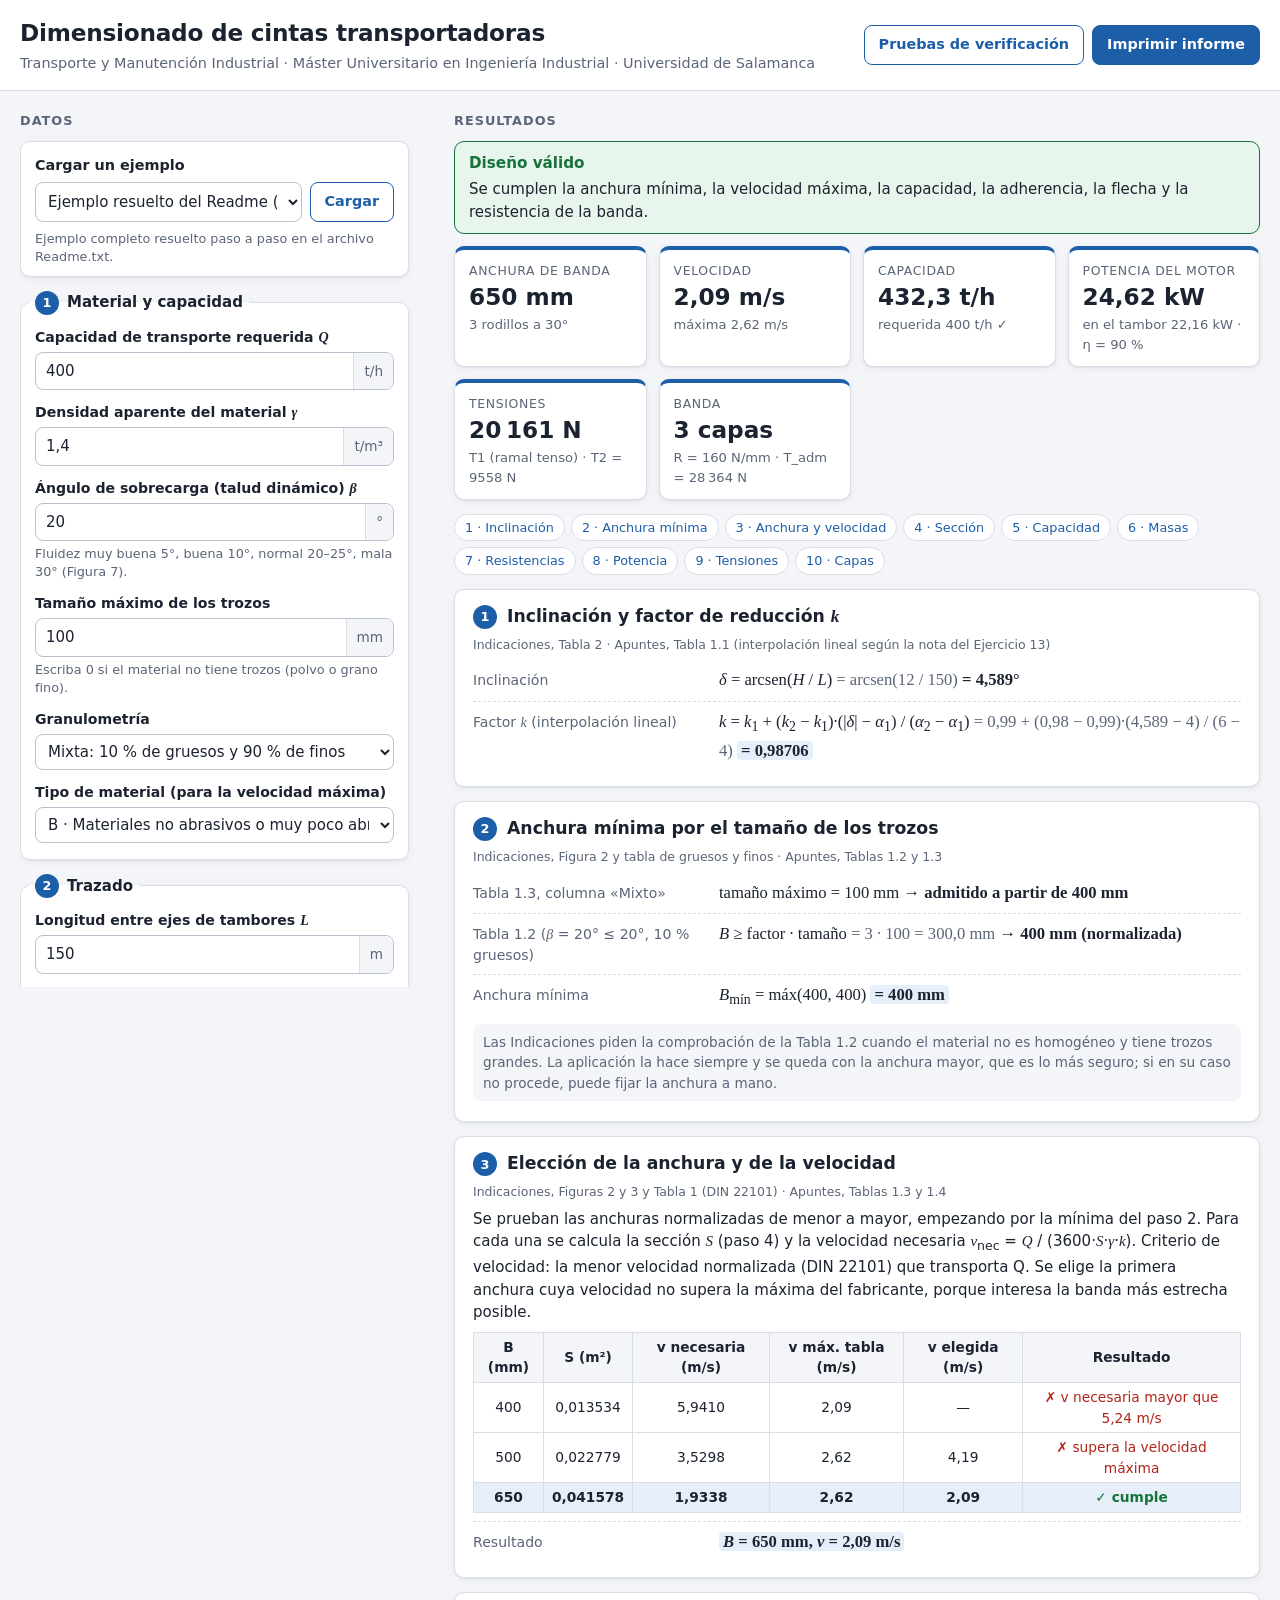
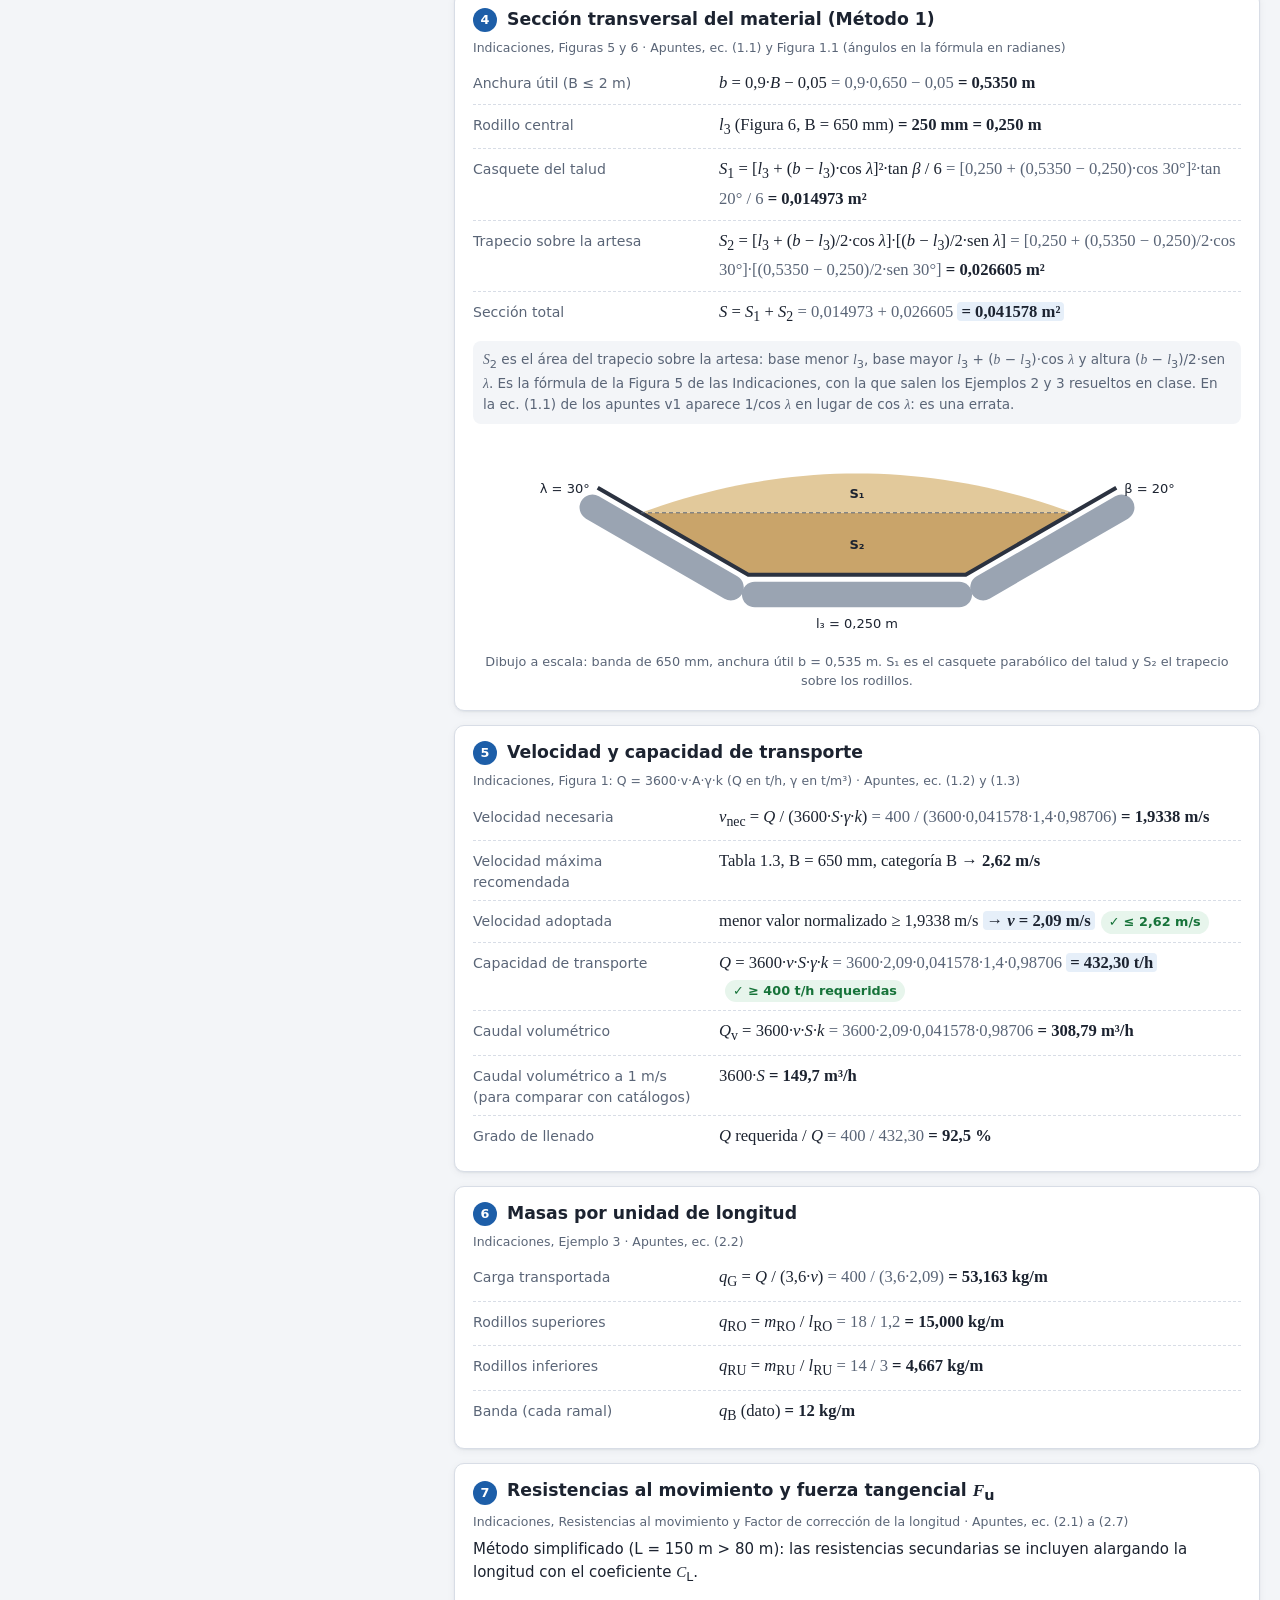
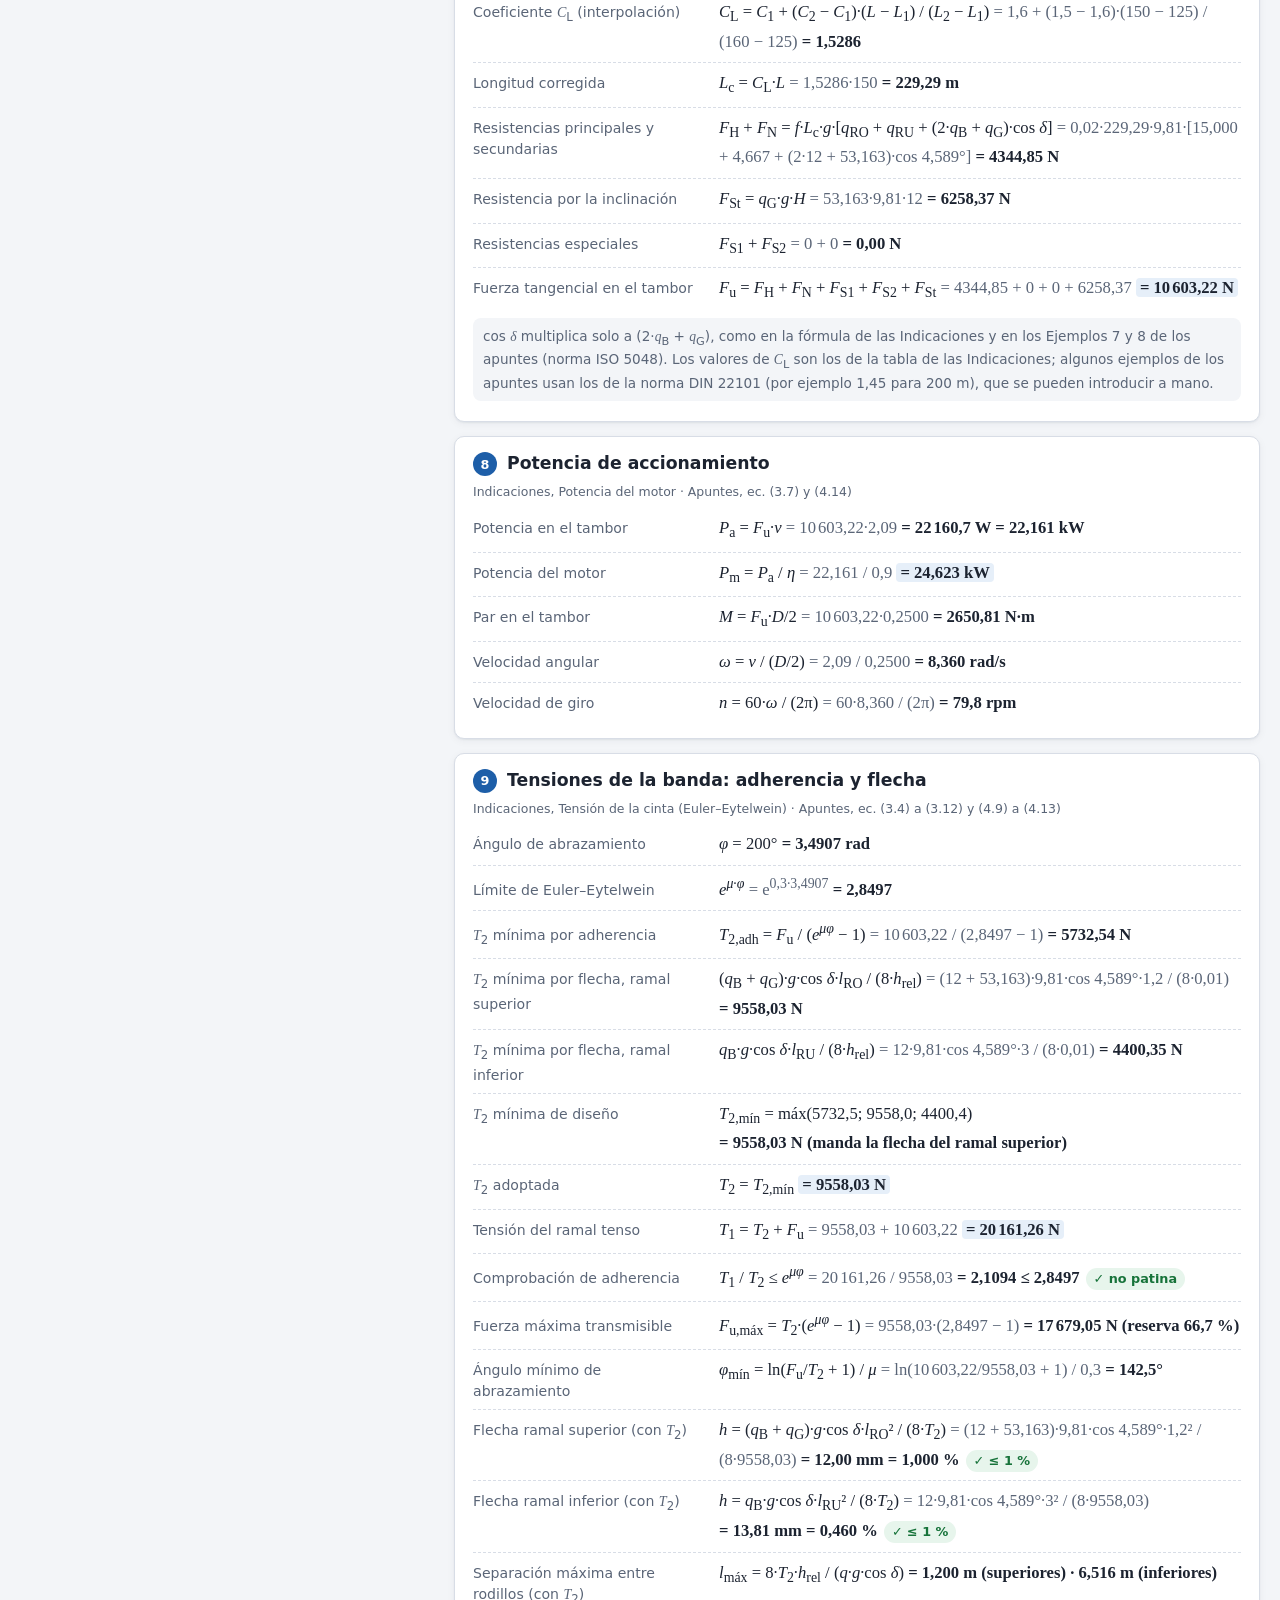
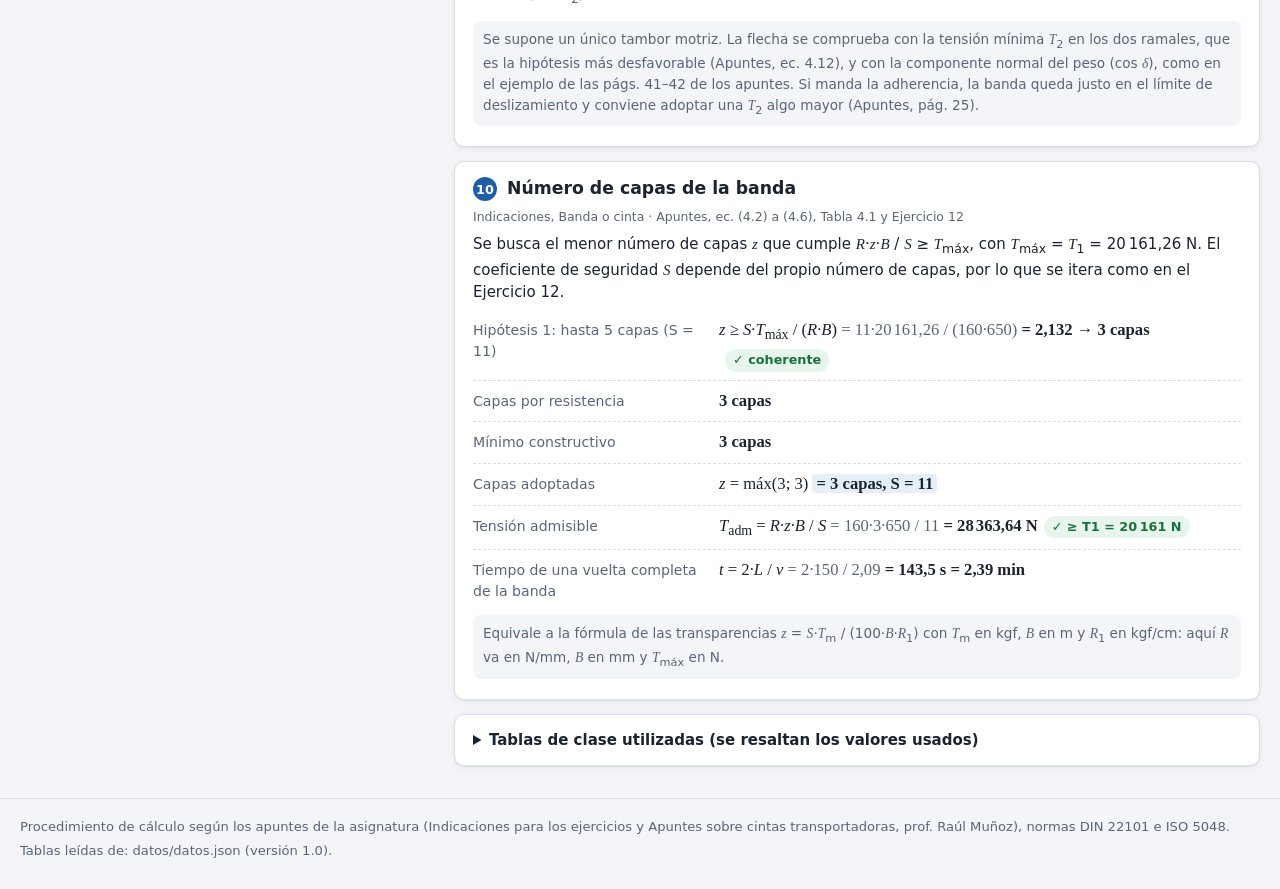
<file: index.html>
<!DOCTYPE html>
<html lang="es">
<head>
  <meta charset="utf-8">
  <meta name="viewport" content="width=device-width, initial-scale=1">
  <title>Dimensionado de cintas transportadoras</title>
  <meta name="description" content="Aplicación web para dimensionar una cinta transportadora: anchura, velocidad, capacidad, potencia, tensiones y número de capas de la banda.">
  <link rel="stylesheet" href="css/estilos.css">
</head>
<body>
  <header class="cabecera">
    <div class="contenedor cabecera-interior">
      <div>
        <h1>Dimensionado de cintas transportadoras</h1>
        <p class="subtitulo">Transporte y Manutención Industrial · Máster Universitario en Ingeniería Industrial · Universidad de Salamanca</p>
      </div>
      <div class="acciones-cabecera">
        <a class="boton boton-secundario" href="pruebas/pruebas.html">Pruebas de verificación</a>
        <button type="button" class="boton" id="imprimir">Imprimir informe</button>
      </div>
    </div>
  </header>

  <main class="contenedor disposicion">
    <!-- ============================ DATOS DE ENTRADA ============================ -->
    <section class="panel-datos" aria-labelledby="titulo-datos">
      <h2 id="titulo-datos" class="titulo-panel">Datos</h2>

      <div class="caja-ejemplo">
        <label for="ejemplo">Cargar un ejemplo</label>
        <div class="fila-ejemplo">
          <select id="ejemplo"></select>
          <button type="button" class="boton boton-secundario" id="cargarEjemplo">Cargar</button>
        </div>
        <p class="ayuda" id="descripcionEjemplo"></p>
      </div>

      <form id="formulario" novalidate autocomplete="off">
        <fieldset>
          <legend><span class="num">1</span> Material y capacidad</legend>
          <div class="campo">
            <label for="Q">Capacidad de transporte requerida <var>Q</var></label>
            <div class="entrada"><input id="Q" type="text" inputmode="decimal"><span class="unidad">t/h</span></div>
          </div>
          <div class="campo">
            <label for="densidad">Densidad aparente del material <var>γ</var></label>
            <div class="entrada"><input id="densidad" type="text" inputmode="decimal"><span class="unidad">t/m³</span></div>
          </div>
          <div class="campo">
            <label for="beta">Ángulo de sobrecarga (talud dinámico) <var>β</var></label>
            <div class="entrada"><input id="beta" type="text" inputmode="decimal"><span class="unidad">°</span></div>
            <p class="ayuda">Fluidez muy buena 5°, buena 10°, normal 20–25°, mala 30° (Figura 7).</p>
          </div>
          <div class="campo">
            <label for="tamMax">Tamaño máximo de los trozos</label>
            <div class="entrada"><input id="tamMax" type="text" inputmode="decimal"><span class="unidad">mm</span></div>
            <p class="ayuda">Escriba 0 si el material no tiene trozos (polvo o grano fino).</p>
          </div>
          <div class="campo">
            <label for="granulometria">Granulometría</label>
            <select id="granulometria">
              <option value="mixto">Mixta: 10 % de gruesos y 90 % de finos</option>
              <option value="uniforme">Uniforme: 100 % de gruesos</option>
            </select>
          </div>
          <div class="campo">
            <label for="materialVel">Tipo de material (para la velocidad máxima)</label>
            <select id="materialVel"></select>
          </div>
        </fieldset>

        <fieldset>
          <legend><span class="num">2</span> Trazado</legend>
          <div class="campo">
            <label for="L">Longitud entre ejes de tambores <var>L</var></label>
            <div class="entrada"><input id="L" type="text" inputmode="decimal"><span class="unidad">m</span></div>
          </div>
          <div class="campo">
            <label for="H">Desnivel <var>H</var></label>
            <div class="entrada"><input id="H" type="text" inputmode="decimal"><span class="unidad">m</span></div>
            <p class="ayuda">Positivo si la cinta sube, negativo si baja, 0 si es horizontal.</p>
          </div>
          <div class="campo">
            <label for="kManual">Factor de inclinación <var>k</var> <span class="opcional">opcional</span></label>
            <div class="entrada"><input id="kManual" type="text" inputmode="decimal" placeholder="automático (tabla)"></div>
            <p class="ayuda">Déjelo vacío para interpolar en la tabla.</p>
          </div>
        </fieldset>

        <fieldset>
          <legend><span class="num">3</span> Rodillos y anchura de banda</legend>
          <div class="campo">
            <label for="nRodillos">Estación de rodillos portantes</label>
            <select id="nRodillos">
              <option value="1">1 rodillo (banda plana)</option>
              <option value="2">2 rodillos (en V)</option>
              <option value="3">3 rodillos (en artesa)</option>
            </select>
          </div>
          <div class="campo" data-visible="artesa">
            <label for="lambda">Ángulo de artesa <var>λ</var></label>
            <div class="entrada"><input id="lambda" type="text" inputmode="decimal"><span class="unidad">°</span></div>
          </div>
          <div class="campo">
            <label for="anchura">Anchura de banda <var>B</var></label>
            <select id="anchura"></select>
          </div>
          <div class="campo" data-visible="tresRodillos">
            <label for="l3Manual">Longitud del rodillo central <var>l</var><sub>3</sub> <span class="opcional">opcional</span></label>
            <div class="entrada"><input id="l3Manual" type="text" inputmode="decimal" placeholder="automática (tabla)"><span class="unidad">mm</span></div>
            <p class="ayuda">Solo si se fija la anchura y los rodillos no son los de la tabla.</p>
          </div>
          <div class="campo">
            <label for="metodoSeccion">Cálculo de la sección</label>
            <select id="metodoSeccion">
              <option value="formulas">Método 1: fórmulas S = S1 + S2</option>
              <option value="catalogo">Método 2: caudal volumétrico de catálogo</option>
            </select>
          </div>
          <div class="campo" data-visible="catalogo">
            <label for="Qv1">Caudal volumétrico de catálogo para v = 1 m/s</label>
            <div class="entrada"><input id="Qv1" type="text" inputmode="decimal"><span class="unidad">m³/h</span></div>
            <p class="ayuda">Valor de la tabla del fabricante para la anchura, el ángulo de artesa y el de sobrecarga elegidos. Requiere fijar la anchura.</p>
          </div>
        </fieldset>

        <fieldset>
          <legend><span class="num">4</span> Velocidad</legend>
          <div class="campo">
            <label for="modoVelocidad">Criterio de velocidad</label>
            <select id="modoVelocidad">
              <option value="normalizada">Normalizada DIN 22101: la menor que cumpla (recomendado)</option>
              <option value="exacta">Exacta necesaria, sin normalizar</option>
              <option value="maxima">Máxima admisible del fabricante</option>
              <option value="manual">Introducida a mano</option>
            </select>
          </div>
          <div class="campo" data-visible="velocidadManual">
            <label for="vManual">Velocidad de la banda <var>v</var></label>
            <div class="entrada"><input id="vManual" type="text" inputmode="decimal"><span class="unidad">m/s</span></div>
          </div>
        </fieldset>

        <fieldset>
          <legend><span class="num">5</span> Resistencias al movimiento</legend>
          <div class="campo">
            <label for="f">Coeficiente de fricción <var>f</var></label>
            <div class="entrada"><input id="f" type="text" inputmode="decimal"></div>
            <p class="ayuda">Rodamientos: favorable 0,018 · normal 0,020 · desfavorable 0,023–0,030. Cojinetes de fricción: 0,050.</p>
          </div>
          <div class="campo">
            <label for="qB">Masa de la banda por metro (cada ramal) <var>q</var><sub>B</sub></label>
            <div class="entrada"><input id="qB" type="text" inputmode="decimal"><span class="unidad">kg/m</span></div>
          </div>
          <div class="campo">
            <label for="modoRodillos">Masa de las partes giratorias de los rodillos</label>
            <select id="modoRodillos">
              <option value="estacion">Masa de cada estación y separación entre estaciones</option>
              <option value="directo">Masas por metro qRO y qRU</option>
            </select>
          </div>
          <div class="campo" data-visible="estacion">
            <label for="mRO">Masa de una estación superior (portante)</label>
            <div class="entrada"><input id="mRO" type="text" inputmode="decimal"><span class="unidad">kg</span></div>
          </div>
          <div class="campo" data-visible="estacion">
            <label for="mRU">Masa de una estación inferior (retorno)</label>
            <div class="entrada"><input id="mRU" type="text" inputmode="decimal"><span class="unidad">kg</span></div>
          </div>
          <div class="campo" data-visible="directo">
            <label for="qRO">Rodillos superiores por metro <var>q</var><sub>RO</sub></label>
            <div class="entrada"><input id="qRO" type="text" inputmode="decimal"><span class="unidad">kg/m</span></div>
          </div>
          <div class="campo" data-visible="directo">
            <label for="qRU">Rodillos inferiores por metro <var>q</var><sub>RU</sub></label>
            <div class="entrada"><input id="qRU" type="text" inputmode="decimal"><span class="unidad">kg/m</span></div>
          </div>
          <div class="campo">
            <label for="lRO">Separación entre estaciones superiores <var>l</var><sub>RO</sub></label>
            <div class="entrada"><input id="lRO" type="text" inputmode="decimal"><span class="unidad">m</span></div>
            <p class="ayuda">Habitual: 1 a 1,5 m. También se usa para comprobar la flecha.</p>
          </div>
          <div class="campo">
            <label for="lRU">Separación entre estaciones inferiores <var>l</var><sub>RU</sub></label>
            <div class="entrada"><input id="lRU" type="text" inputmode="decimal"><span class="unidad">m</span></div>
            <p class="ayuda">Habitual: el doble o el triple que la superior.</p>
          </div>
          <div class="campo">
            <label for="metodoResist">Método de cálculo</label>
            <select id="metodoResist">
              <option value="auto">Automático: con C_L si L &gt; 80 m; una a una si L ≤ 80 m</option>
              <option value="simplificado">Simplificado: longitud corregida con C_L</option>
              <option value="global">Global: resistencias secundarias una a una</option>
            </select>
          </div>
          <div class="campo" data-visible="simplificado">
            <label for="CLManual">Coeficiente <var>C</var><sub>L</sub> <span class="opcional">opcional</span></label>
            <div class="entrada"><input id="CLManual" type="text" inputmode="decimal" placeholder="automático (tabla)"></div>
            <p class="ayuda">Vacío: se interpola en la tabla de las Indicaciones (1,4 para 200 m). Algunos ejemplos de los apuntes usan valores de la norma DIN 22101 (1,45 para 200 m).</p>
          </div>
          <div class="campo" data-visible="global">
            <label for="v0">Velocidad del material al caer, en el sentido de la cinta <var>v</var><sub>0</sub></label>
            <div class="entrada"><input id="v0" type="text" inputmode="decimal"><span class="unidad">m/s</span></div>
          </div>
          <div class="campo" data-visible="global">
            <label for="FNotras">Otras resistencias secundarias (tambores, faldones…)</label>
            <div class="entrada"><input id="FNotras" type="text" inputmode="decimal"><span class="unidad">N</span></div>
          </div>
          <div class="campo">
            <label for="FS1">Resistencias especiales principales <var>F</var><sub>S1</sub></label>
            <div class="entrada"><input id="FS1" type="text" inputmode="decimal"><span class="unidad">N</span></div>
          </div>
          <div class="campo">
            <label for="FS2">Resistencias especiales secundarias <var>F</var><sub>S2</sub></label>
            <div class="entrada"><input id="FS2" type="text" inputmode="decimal"><span class="unidad">N</span></div>
            <p class="ayuda">Rascadores, limpiadores, carros de descarga… 0 si no hay.</p>
          </div>
        </fieldset>

        <fieldset>
          <legend><span class="num">6</span> Accionamiento y tensiones</legend>
          <div class="campo">
            <label for="rendimiento">Rendimiento del grupo motorreductor <var>η</var></label>
            <div class="entrada"><input id="rendimiento" type="text" inputmode="decimal"><span class="unidad">%</span></div>
          </div>
          <div class="campo">
            <label for="mu">Coeficiente de rozamiento banda–tambor <var>μ</var></label>
            <div class="entrada"><input id="mu" type="text" inputmode="decimal"></div>
          </div>
          <div class="campo">
            <label for="phi">Ángulo de abrazamiento en el tambor motriz <var>φ</var></label>
            <div class="entrada"><input id="phi" type="text" inputmode="decimal"><span class="unidad">°</span></div>
          </div>
          <div class="campo">
            <label for="D">Diámetro del tambor motriz <var>D</var> <span class="opcional">opcional</span></label>
            <div class="entrada"><input id="D" type="text" inputmode="decimal"><span class="unidad">mm</span></div>
          </div>
          <div class="campo">
            <label for="flechaMax">Flecha relativa máxima entre rodillos</label>
            <div class="entrada"><input id="flechaMax" type="text" inputmode="decimal"><span class="unidad">%</span></div>
          </div>
          <div class="campo">
            <label for="T2adoptada">Tensión del ramal flojo adoptada <var>T</var><sub>2</sub> <span class="opcional">opcional</span></label>
            <div class="entrada"><input id="T2adoptada" type="text" inputmode="decimal" placeholder="automática (la mínima)"><span class="unidad">N</span></div>
          </div>
        </fieldset>

        <fieldset>
          <legend><span class="num">7</span> Banda (número de capas)</legend>
          <div class="campo">
            <label for="R">Resistencia nominal de cada capa <var>R</var></label>
            <div class="entrada"><input id="R" type="text" inputmode="decimal"><span class="unidad">N/mm</span></div>
            <p class="ayuda">Por ejemplo, tejido EP 160 → 160 N/mm.</p>
          </div>
          <div class="campo">
            <label for="zMinConstr">Número mínimo de capas por construcción</label>
            <div class="entrada"><input id="zMinConstr" type="text" inputmode="numeric"><span class="unidad">capas</span></div>
            <p class="ayuda">Con menos de 2–3 capas la banda no adopta bien la forma de artesa.</p>
          </div>
          <div class="campo">
            <label for="zProp">Comprobar una banda de <var>z</var> capas <span class="opcional">opcional</span></label>
            <div class="entrada"><input id="zProp" type="text" inputmode="numeric"><span class="unidad">capas</span></div>
          </div>
        </fieldset>
      </form>
    </section>

    <!-- ============================== RESULTADOS =============================== -->
    <section class="panel-resultados" aria-labelledby="titulo-resultados">
      <h2 id="titulo-resultados" class="titulo-panel">Resultados</h2>
      <div id="informeDatos" class="solo-impresion"></div>
      <div id="mensajes" aria-live="polite"></div>
      <div id="resumen" class="resumen"></div>
      <nav id="indice" class="indice" aria-label="Pasos del cálculo"></nav>
      <div id="pasos"></div>
      <details id="tablas" class="tablas">
        <summary>Tablas de clase utilizadas (se resaltan los valores usados)</summary>
        <div id="contenidoTablas"></div>
      </details>
    </section>
  </main>

  <footer class="pie">
    <div class="contenedor">
      <p>Procedimiento de cálculo según los apuntes de la asignatura (Indicaciones para los ejercicios y Apuntes sobre cintas transportadoras, prof. Raúl Muñoz), normas DIN 22101 e ISO 5048.</p>
      <p id="origenDatos"></p>
    </div>
  </footer>

  <script src="js/datos-respaldo.js"></script>
  <script src="js/calculos.js"></script>
  <script src="js/interfaz.js"></script>
</body>
</html>
</file>
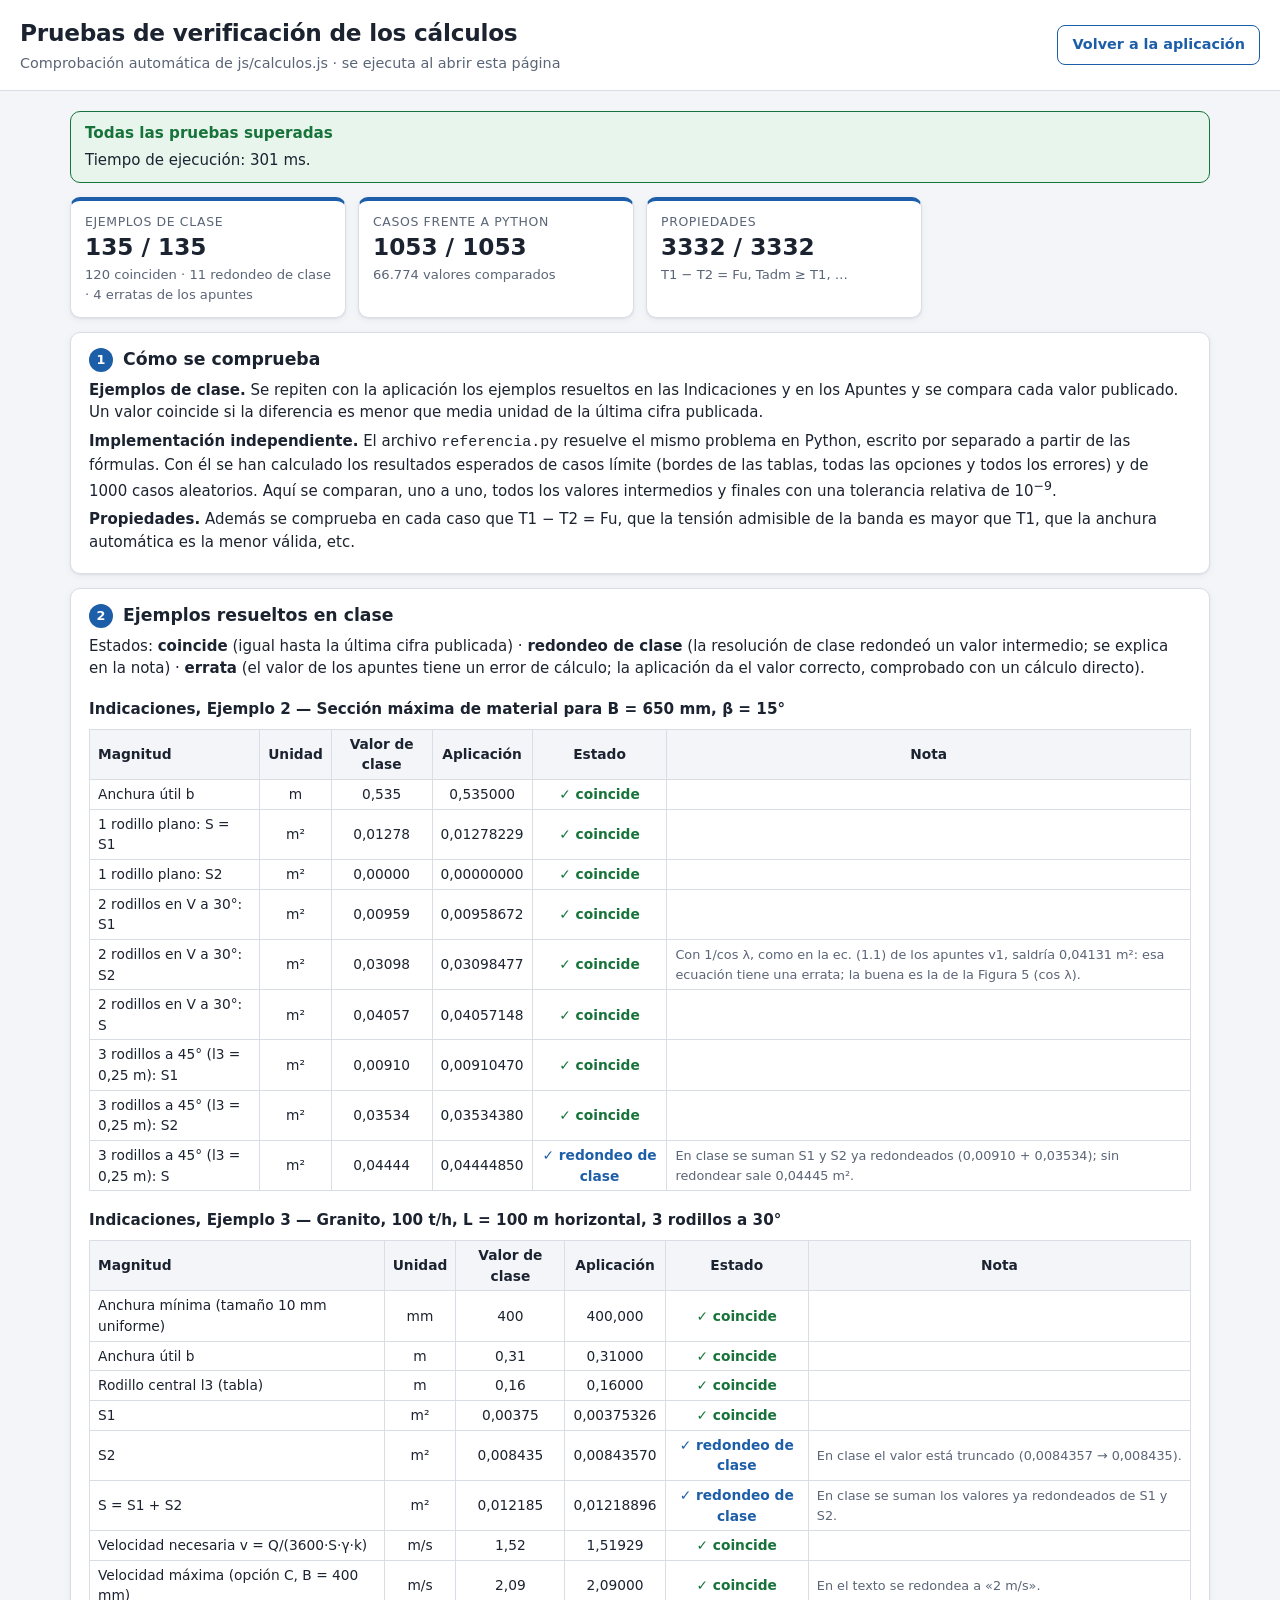
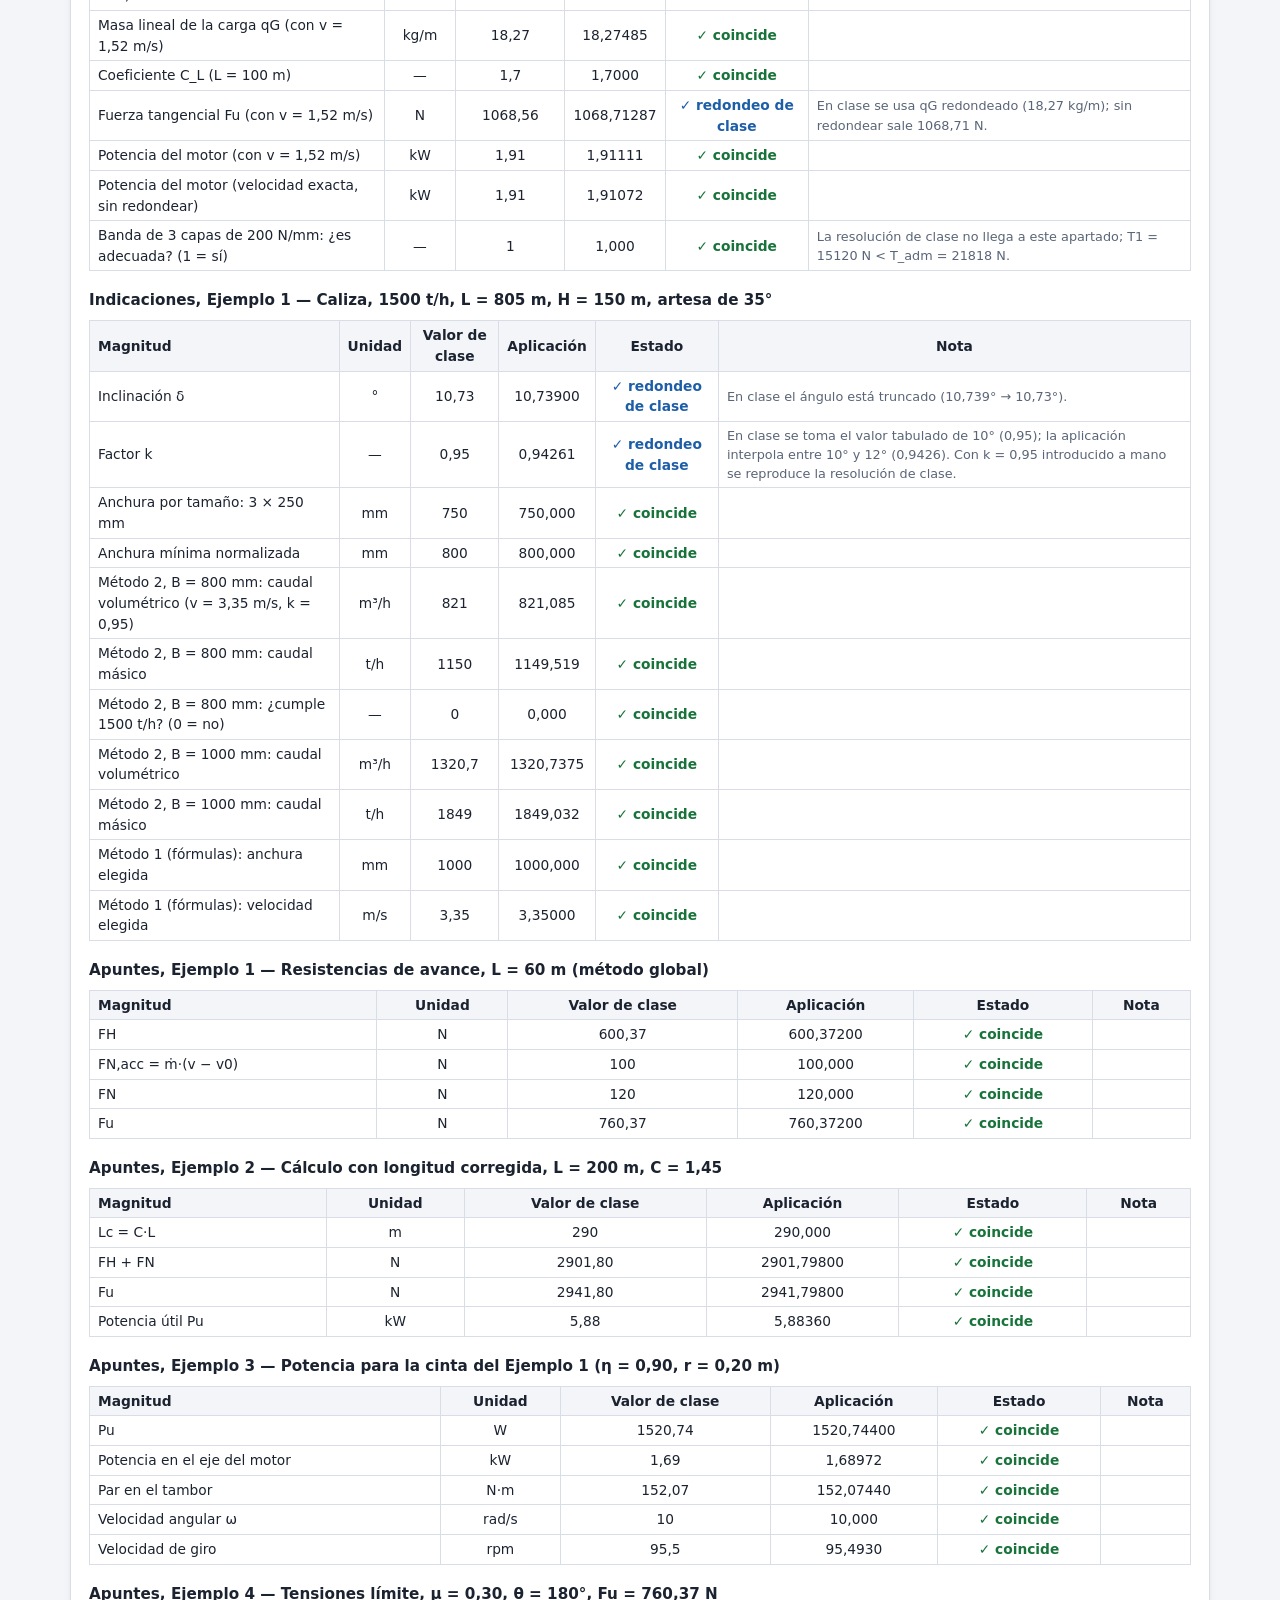
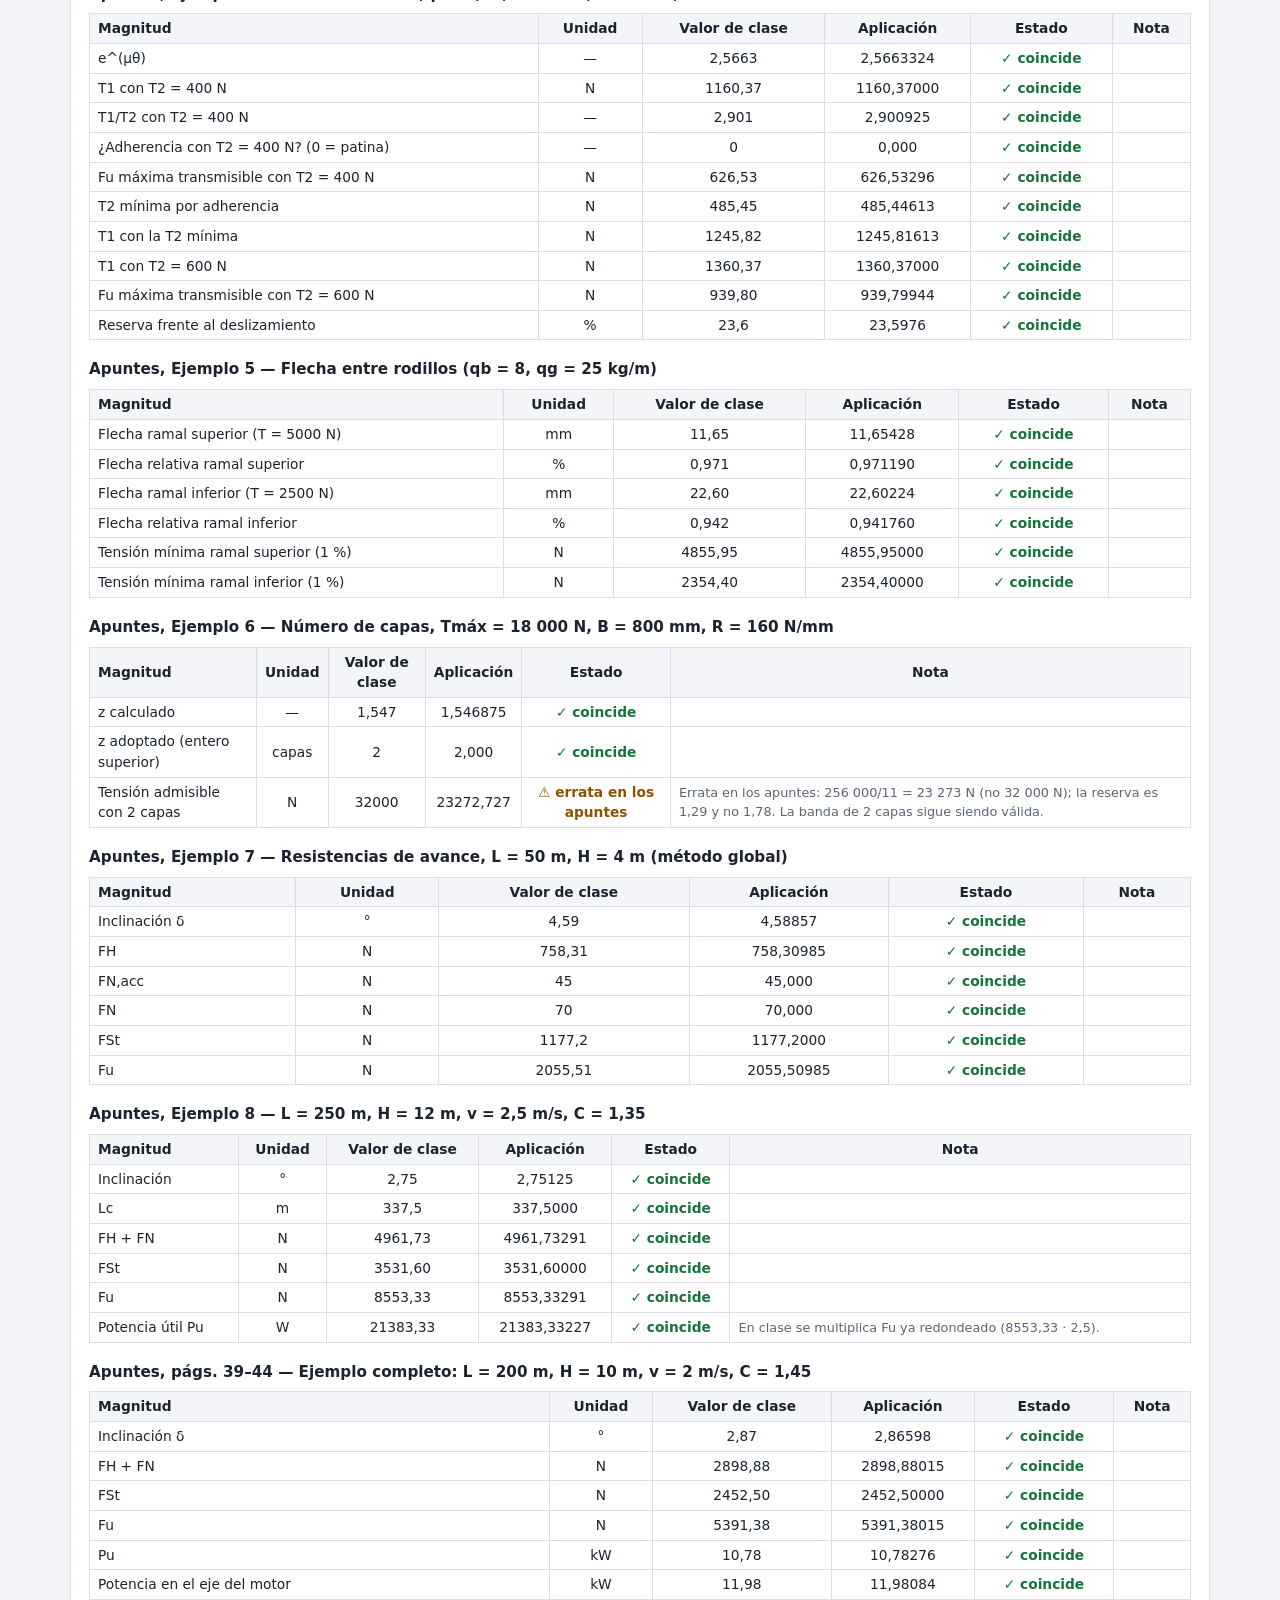
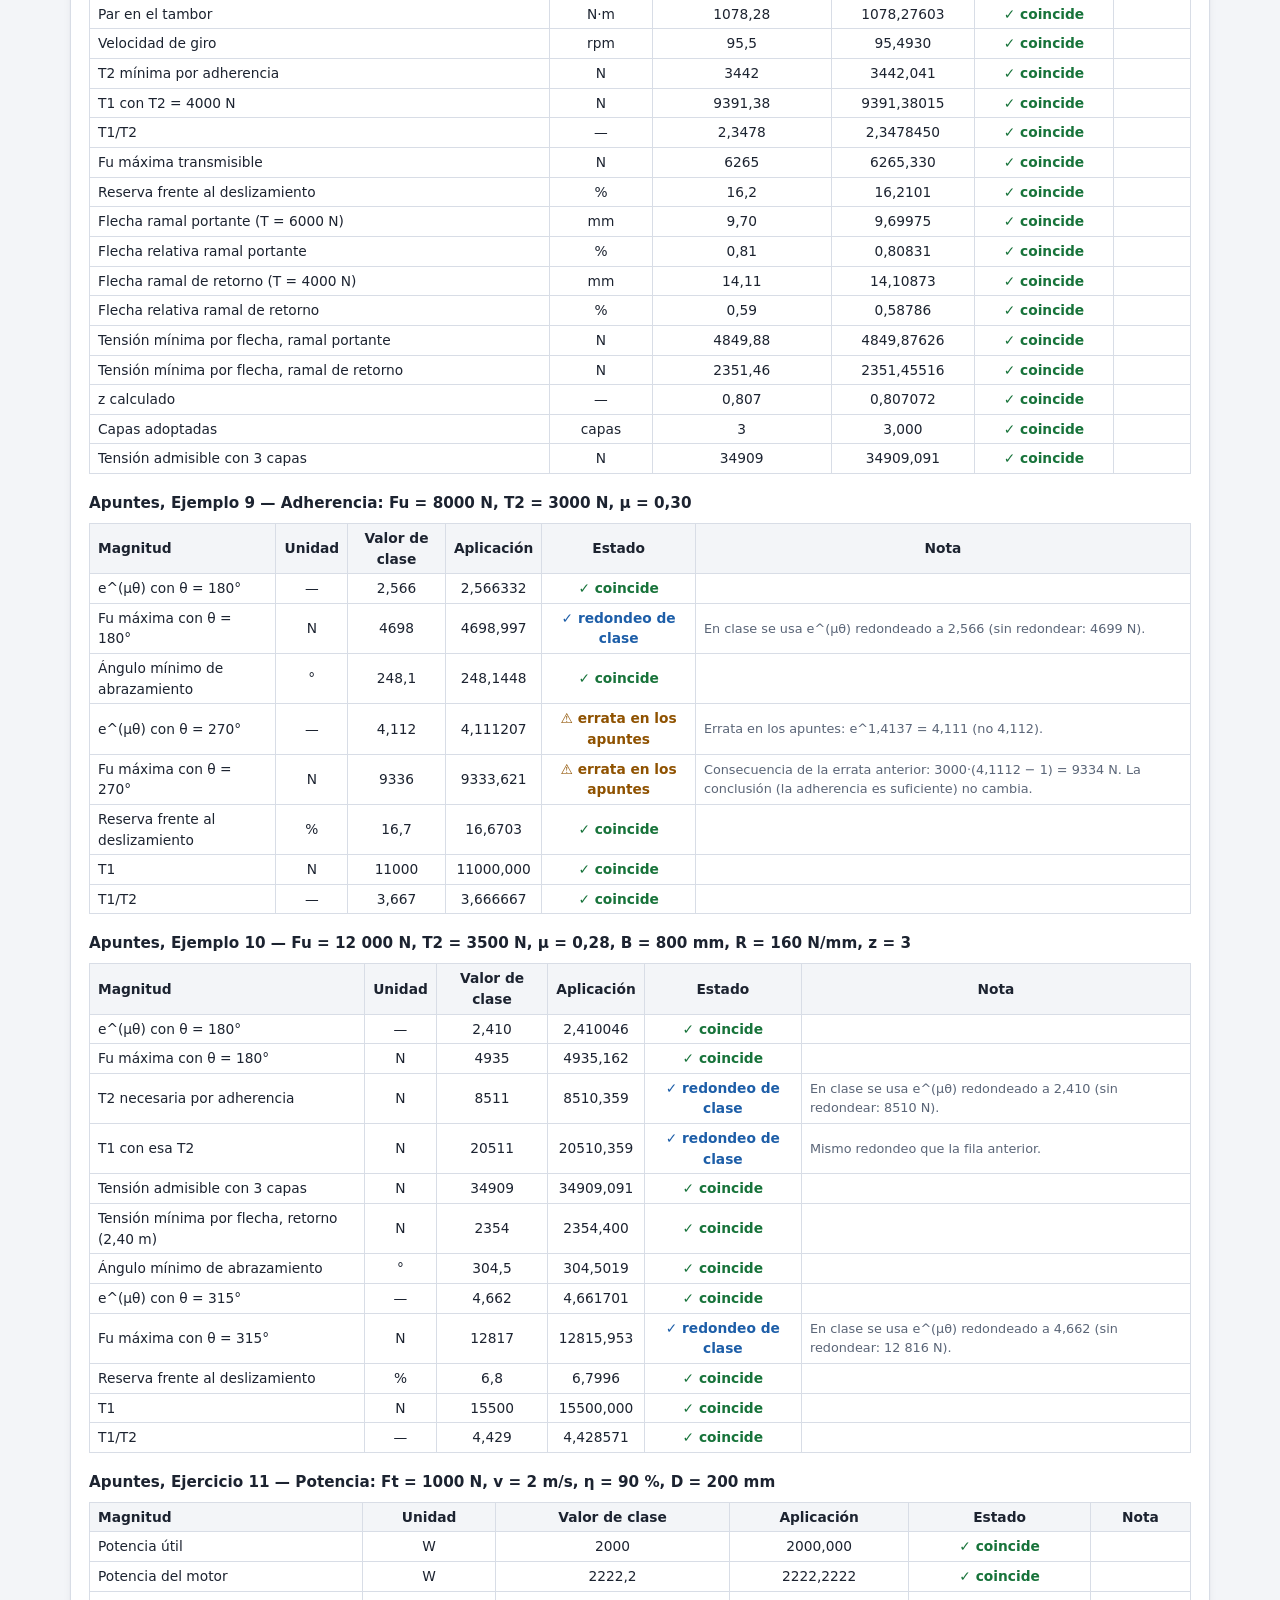
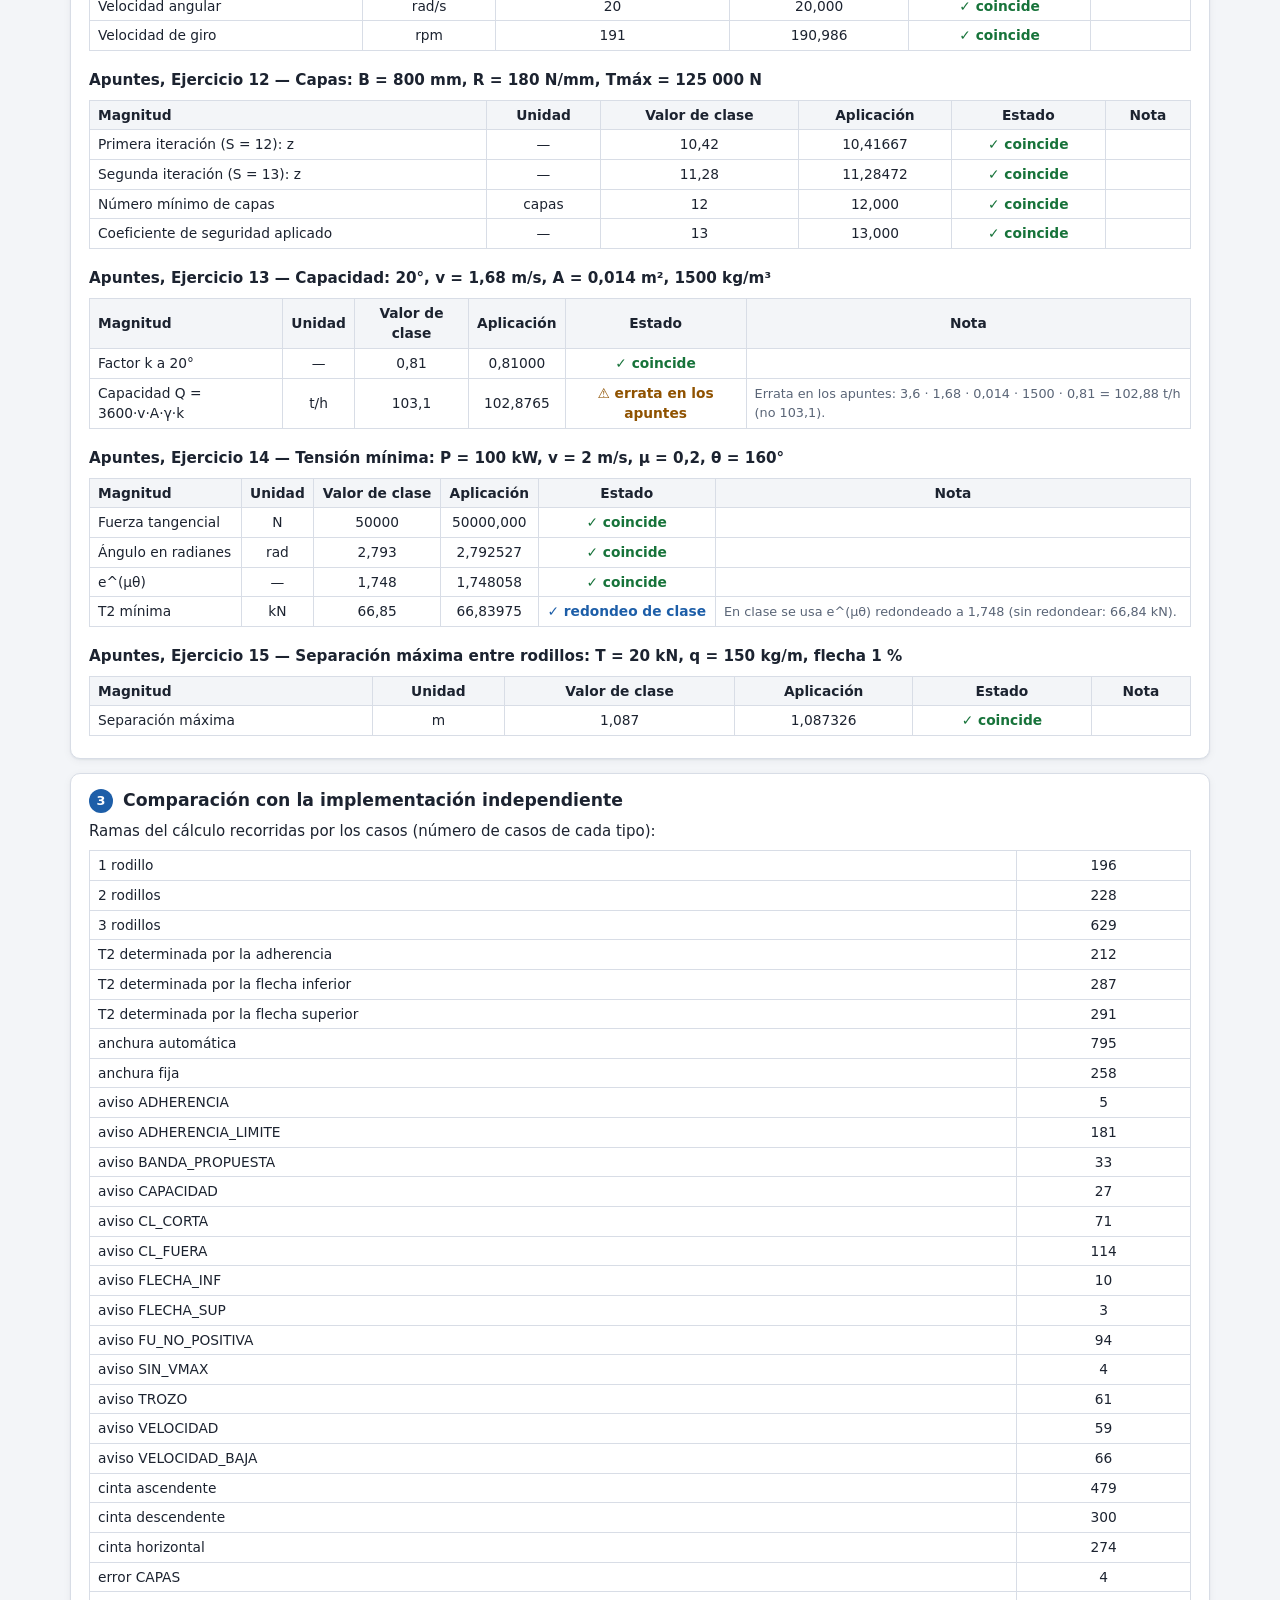
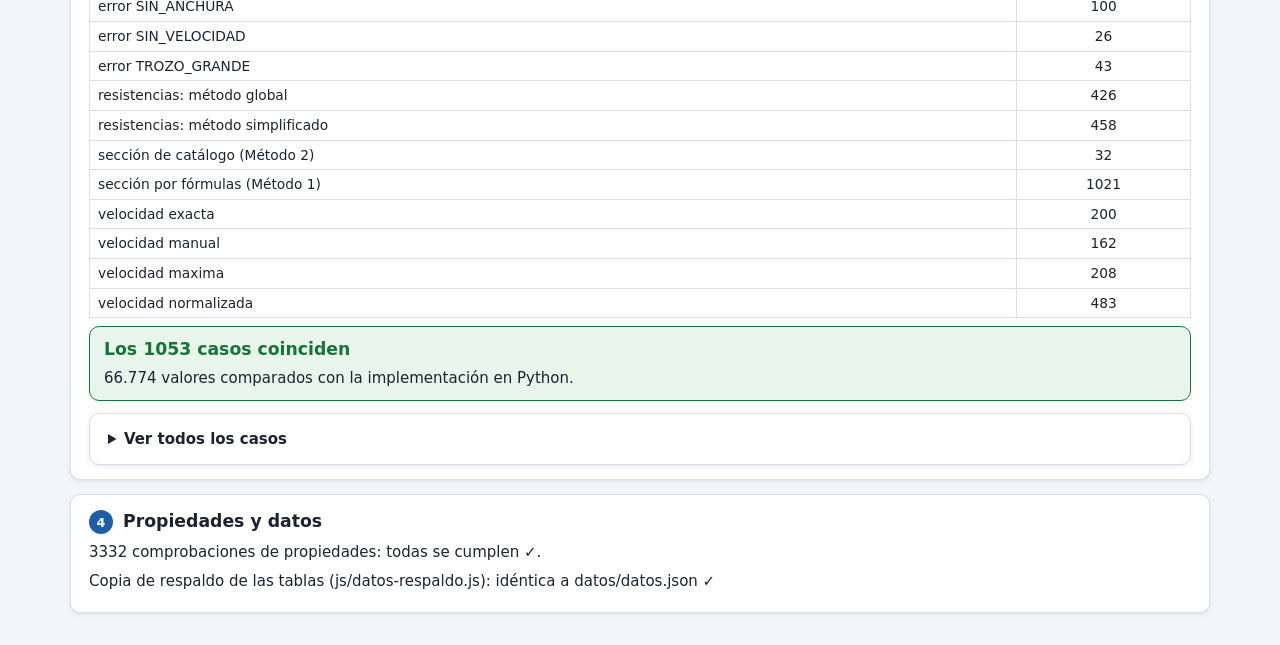
<file: pruebas/pruebas.html>
<!DOCTYPE html>
<html lang="es">
<head>
  <meta charset="utf-8">
  <meta name="viewport" content="width=device-width, initial-scale=1">
  <title>Pruebas de verificación</title>
  <meta name="description" content="Comprobación automática de los cálculos de la aplicación de cintas transportadoras.">
  <link rel="stylesheet" href="../css/estilos.css">
  <style>
    .principal { max-width: 1180px; margin: 0 auto; padding: 20px; }
    .cifras { display: grid; grid-template-columns: repeat(auto-fill, minmax(230px, 1fr)); gap: 12px; margin: 14px 0; }
    td.estado-ok { color: var(--ok); font-weight: 700; }
    td.estado-redondeo { color: var(--acento); font-weight: 700; }
    td.estado-errata { color: var(--aviso); font-weight: 700; }
    td.estado-fallo { color: var(--error); font-weight: 700; }
    td.nota-fila { text-align: left; color: var(--suave); font-size: 0.8rem; }
    .paso table td:first-child, .paso table th:first-child { text-align: left; }
    .paso h3.grupo { display: block; font-size: 0.95rem; margin: 18px 0 2px; }
  </style>
</head>
<body>
  <header class="cabecera">
    <div class="contenedor cabecera-interior">
      <div>
        <h1>Pruebas de verificación de los cálculos</h1>
        <p class="subtitulo">Comprobación automática de js/calculos.js · se ejecuta al abrir esta página</p>
      </div>
      <div class="acciones-cabecera"><a class="boton boton-secundario" href="../index.html">Volver a la aplicación</a></div>
    </div>
  </header>
  <main class="principal">
    <div id="estadoGeneral" class="mensaje mensaje-aviso"><h2>Ejecutando pruebas…</h2></div>
    <div id="cifras" class="cifras"></div>

    <section class="paso">
      <h2><span class="paso-num">1</span><span>Cómo se comprueba</span></h2>
      <p><strong>Ejemplos de clase.</strong> Se repiten con la aplicación los ejemplos resueltos en las Indicaciones y en los Apuntes y se compara cada valor publicado. Un valor coincide si la diferencia es menor que media unidad de la última cifra publicada.</p>
      <p><strong>Implementación independiente.</strong> El archivo <code>referencia.py</code> resuelve el mismo problema en Python, escrito por separado a partir de las fórmulas. Con él se han calculado los resultados esperados de casos límite (bordes de las tablas, todas las opciones y todos los errores) y de 1000 casos aleatorios. Aquí se comparan, uno a uno, todos los valores intermedios y finales con una tolerancia relativa de 10<sup>−9</sup>.</p>
      <p><strong>Propiedades.</strong> Además se comprueba en cada caso que T1 − T2 = Fu, que la tensión admisible de la banda es mayor que T1, que la anchura automática es la menor válida, etc.</p>
    </section>

    <section class="paso">
      <h2><span class="paso-num">2</span><span>Ejemplos resueltos en clase</span></h2>
      <div id="clase"></div>
    </section>

    <section class="paso">
      <h2><span class="paso-num">3</span><span>Comparación con la implementación independiente</span></h2>
      <div id="cobertura"></div>
      <div id="fallosCasos"></div>
      <details class="tablas"><summary>Ver todos los casos</summary><div id="listaCasos"></div></details>
    </section>

    <section class="paso">
      <h2><span class="paso-num">4</span><span>Propiedades y datos</span></h2>
      <div id="propiedades"></div>
    </section>
  </main>

  <script src="../js/datos-respaldo.js"></script>
  <script src="../js/calculos.js"></script>
  <script src="comparar.js"></script>
  <script src="ejemplos_clase.js"></script>
  <script src="casos.js"></script>
  <script>
  (function () {
    'use strict';
    function $(id) { return document.getElementById(id); }
    function num(x, dec) {
      if (typeof x !== 'number' || !isFinite(x)) return x === null || x === undefined ? '—' : String(x);
      return x.toFixed(dec).replace('.', ',');
    }
    function esc(t) { return String(t).replace(/[&<>"]/g, function (c) { return { '&': '&amp;', '<': '&lt;', '>': '&gt;', '"': '&quot;' }[c]; }); }
    function tarjeta(titulo, valor, detalle, bien) {
      return '<div class="tarjeta-resumen' + (bien ? '' : ' mal') + '"><div class="etiqueta">' + titulo + '</div><div class="valor">' + valor +
        '</div><div class="detalle">' + detalle + '</div></div>';
    }

    function cargar() {
      if (location.protocol === 'file:') return Promise.resolve({ datos: window.DATOS_RESPALDO, json: null });
      return fetch('../datos/datos.json', { cache: 'no-store' }).then(function (r) { return r.json(); })
        .then(function (d) { return { datos: d, json: d }; })
        .catch(function () { return { datos: window.DATOS_RESPALDO, json: null }; });
    }

    cargar().then(function (carga) {
      var tablas = carga.datos;
      var t0 = performance.now();

      /* Ejemplos de clase */
      var grupos = EjemplosClase.ejecutar(Cinta, tablas);
      var rc = EjemplosClase.resumen(grupos);
      var nombresEstado = { ok: '✓ coincide', redondeo: '✓ redondeo de clase', errata: '⚠ errata en los apuntes', fallo: '✗ FALLO' };
      var h = '<p>Estados: <strong>coincide</strong> (igual hasta la última cifra publicada) · <strong>redondeo de clase</strong> (la resolución de clase redondeó un valor intermedio; se explica en la nota) · <strong>errata</strong> (el valor de los apuntes tiene un error de cálculo; la aplicación da el valor correcto, comprobado con un cálculo directo).</p>';
      grupos.forEach(function (gr) {
        h += '<h3 class="grupo">' + esc(gr.fuente) + ' — ' + esc(gr.titulo) + '</h3><div class="tabla-scroll"><table><thead><tr><th>Magnitud</th><th>Unidad</th><th>Valor de clase</th><th>Aplicación</th><th>Estado</th><th>Nota</th></tr></thead><tbody>';
        gr.filas.forEach(function (f) {
          h += '<tr><td class="izq">' + esc(f.magnitud) + '</td><td>' + esc(f.unidad) + '</td><td>' + num(f.clase, f.decimales) + '</td><td>' +
            num(f.app, Math.min(f.decimales + 3, 8)) + '</td><td class="estado-' + f.estado + '">' + nombresEstado[f.estado] + '</td><td class="nota-fila">' + esc(f.nota || '') + '</td></tr>';
        });
        h += '</tbody></table></div>';
      });
      $('clase').innerHTML = h;

      /* Casos con resultado esperado de referencia.py */
      var correctos = 0, valores = 0, fallos = [], filas = [], resultados = [];
      var cob = {};
      function contar(c) { cob[c] = (cob[c] || 0) + 1; }
      CASOS_PRUEBA.forEach(function (caso) {
        var r = Comparar.compararCaso(caso, Cinta, tablas);
        valores += r.valoresComparados;
        resultados.push(r.resultado);
        if (r.ok) correctos++; else fallos.push({ caso: caso, r: r });
        var d = r.resultado.datos, e = caso.entradas;
        contar(e.nRodillos + (e.nRodillos === 1 ? ' rodillo' : ' rodillos'));
        contar('velocidad ' + e.modoVelocidad);
        contar(e.anchura === 'auto' ? 'anchura automática' : 'anchura fija');
        contar(e.metodoSeccion === 'catalogo' ? 'sección de catálogo (Método 2)' : 'sección por fórmulas (Método 1)');
        contar(e.H === 0 ? 'cinta horizontal' : (e.H > 0 ? 'cinta ascendente' : 'cinta descendente'));
        if (d.metodoResist) contar('resistencias: método ' + d.metodoResist);
        if (d.gobierna) contar('T2 determinada por ' + { adherencia: 'la adherencia', flechaSup: 'la flecha superior', flechaInf: 'la flecha inferior' }[d.gobierna]);
        caso.esperado.errores.forEach(function (x) { contar('error ' + x); });
        caso.esperado.avisos.forEach(function (x) { contar('aviso ' + x); });
        filas.push('<tr><td>' + caso.id + '</td><td class="izq">' + esc(caso.nombre) + '</td><td>' + (d.B || '—') + '</td><td>' + num(d.v, 3) + '</td><td>' +
          num(d.Qreal, 1) + '</td><td>' + (d.Pm !== undefined ? num(d.Pm / 1000, 2) : '—') + '</td><td>' + num(d.T1, 0) + '</td><td>' + (d.z || '—') + '</td><td>' +
          (caso.esperado.errores.join(', ') || '') + '</td><td class="' + (r.ok ? 'estado-ok' : 'estado-fallo') + '">' + (r.ok ? '✓' : '✗') + '</td></tr>');
      });
      var claves = Object.keys(cob).sort();
      $('cobertura').innerHTML = '<p>Ramas del cálculo recorridas por los casos (número de casos de cada tipo):</p><div class="tabla-scroll"><table><tbody>' +
        claves.map(function (c) { return '<tr><td class="izq">' + esc(c) + '</td><td>' + cob[c] + '</td></tr>'; }).join('') + '</tbody></table></div>';
      $('fallosCasos').innerHTML = fallos.length
        ? '<div class="mensaje mensaje-error"><h2>' + fallos.length + ' casos no coinciden</h2><ul>' + fallos.slice(0, 20).map(function (f) {
            return '<li>' + f.caso.id + ': ' + f.r.diferencias.slice(0, 4).map(function (x) { return esc(x.campo + ' app=' + x.app + ' esperado=' + x.esperado); }).join('; ') + '</li>';
          }).join('') + '</ul></div>'
        : '<div class="mensaje mensaje-ok"><h2>Los ' + CASOS_PRUEBA.length + ' casos coinciden</h2>' + valores.toLocaleString('es-ES') + ' valores comparados con la implementación en Python.</div>';
      $('listaCasos').innerHTML = '<div class="tabla-scroll"><table><thead><tr><th>Id</th><th>Caso</th><th>B (mm)</th><th>v (m/s)</th><th>Q (t/h)</th><th>P motor (kW)</th><th>T1 (N)</th><th>Capas</th><th>Error esperado</th><th>OK</th></tr></thead><tbody>' +
        filas.join('') + '</tbody></table></div>';

      /* Propiedades */
      var nProp = 0, malProp = [];
      function prop(c, t, id) { nProp++; if (!c) malProp.push(id + ': ' + t); }
      function cerca(a, b) { return Math.abs(a - b) <= 1e-9 * Math.max(1, Math.abs(a), Math.abs(b)); }
      resultados.forEach(function (r, i) {
        var d = r.datos, e = r.entradas, id = CASOS_PRUEBA[i].id;
        if (!r.ok) return;
        prop(cerca(d.Qreal, 3600 * d.v * d.S * e.densidad * d.k), 'Q = 3600·v·S·γ·k', id);
        prop(cerca(d.Fu, d.FHN + e.FS1 + e.FS2 + d.FSt), 'Fu = suma de resistencias', id);
        if (d.Fu > 0) {
          prop(cerca(d.T1 - d.T2, d.Fu), 'T1 − T2 = Fu', id);
          prop(d.Tadm >= d.T1 * (1 - 1e-9), 'Tadm ≥ T1', id);
        }
      });
      var respaldoOK = carga.json === null ? null : JSON.stringify(carga.json) === JSON.stringify(window.DATOS_RESPALDO);
      $('propiedades').innerHTML = '<p>' + nProp + ' comprobaciones de propiedades: ' + (malProp.length ? '<strong class="estado-fallo">' + malProp.length + ' fallan</strong>' : 'todas se cumplen ✓') + '.</p>' +
        '<p>Copia de respaldo de las tablas (js/datos-respaldo.js): ' + (respaldoOK === null ? 'no se puede comparar con datos/datos.json porque la página está abierta desde el disco; la comparación se hace con <code>node pruebas/ejecutar_pruebas.js</code>.' : (respaldoOK ? 'idéntica a datos/datos.json ✓' : '<strong>distinta de datos/datos.json ✗</strong>')) + '</p>';

      /* Resumen */
      var todoBien = fallos.length === 0 && rc.fallo === 0 && malProp.length === 0 && respaldoOK !== false;
      $('estadoGeneral').className = 'mensaje ' + (todoBien ? 'mensaje-ok' : 'mensaje-error');
      $('estadoGeneral').innerHTML = '<h2>' + (todoBien ? 'Todas las pruebas superadas' : 'Hay pruebas que fallan') + '</h2>Tiempo de ejecución: ' +
        Math.round(performance.now() - t0) + ' ms.';
      $('cifras').innerHTML =
        tarjeta('Ejemplos de clase', rc.total - rc.fallo + ' / ' + rc.total, rc.ok + ' coinciden · ' + rc.redondeo + ' redondeo de clase · ' + rc.errata + ' erratas de los apuntes', rc.fallo === 0) +
        tarjeta('Casos frente a Python', correctos + ' / ' + CASOS_PRUEBA.length, valores.toLocaleString('es-ES') + ' valores comparados', fallos.length === 0) +
        tarjeta('Propiedades', nProp - malProp.length + ' / ' + nProp, 'T1 − T2 = Fu, Tadm ≥ T1, …', malProp.length === 0);
    });
  }());
  </script>
</body>
</html>
</file>
<file: css/estilos.css>
/* estilos.css — Aspecto de la aplicación de dimensionado de cintas transportadoras. */

:root {
  --fondo: #f3f5f8;
  --tarjeta: #ffffff;
  --texto: #1c2330;
  --suave: #5a6577;
  --borde: #d8dde6;
  --borde-fuerte: #b9c1ce;
  --acento: #1d5ea8;
  --acento-suave: #e6eff9;
  --resalte: #fff1b8;
  --ok: #17733a;
  --ok-fondo: #e7f5ec;
  --aviso: #8f5200;
  --aviso-fondo: #fff4e0;
  --error: #b42318;
  --error-fondo: #fdecea;
  --material: #c9a46a;
  --material-claro: #e2c99b;
  --banda: #2b3240;
  --rodillo: #9aa4b2;
  --sombra: 0 1px 2px rgba(20, 30, 50, 0.06), 0 2px 8px rgba(20, 30, 50, 0.05);
  --radio: 10px;
  --fuente: "Segoe UI", system-ui, -apple-system, Roboto, "Helvetica Neue", Arial, sans-serif;
  --fuente-formula: "Cambria Math", Cambria, "Times New Roman", serif;
  color-scheme: light;
}

@media (prefers-color-scheme: dark) {
  :root {
    --fondo: #12161d;
    --tarjeta: #1b212b;
    --texto: #e6e9ef;
    --suave: #a3adbd;
    --borde: #2e3746;
    --borde-fuerte: #435064;
    --acento: #7fb2ec;
    --acento-suave: #1d2c40;
    --resalte: #4a3f12;
    --ok: #6fd394;
    --ok-fondo: #15301f;
    --aviso: #f3b35c;
    --aviso-fondo: #3a2a12;
    --error: #ff8a80;
    --error-fondo: #3d1714;
    --material: #b08c52;
    --material-claro: #8a6d3e;
    --banda: #cfd6e2;
    --rodillo: #6b7686;
    --sombra: none;
    color-scheme: dark;
  }
}

* { box-sizing: border-box; }

html { -webkit-text-size-adjust: 100%; }

body {
  margin: 0;
  background: var(--fondo);
  color: var(--texto);
  font-family: var(--fuente);
  font-size: 15px;
  line-height: 1.5;
}

var { font-family: var(--fuente-formula); font-style: italic; }

.contenedor { max-width: 1480px; margin: 0 auto; padding: 0 20px; }

/* ------------------------------------------------------------ cabecera */
.cabecera { background: var(--tarjeta); border-bottom: 1px solid var(--borde); }
.cabecera-interior { display: flex; gap: 16px; align-items: center; justify-content: space-between; padding-top: 16px; padding-bottom: 16px; flex-wrap: wrap; }
.cabecera h1 { margin: 0; font-size: 1.45rem; letter-spacing: -0.01em; }
.subtitulo { margin: 2px 0 0; color: var(--suave); font-size: 0.9rem; }
.acciones-cabecera { display: flex; gap: 8px; flex-wrap: wrap; }

.boton {
  display: inline-flex; align-items: center; justify-content: center;
  padding: 8px 14px; border-radius: 8px; border: 1px solid var(--acento);
  background: var(--acento); color: #fff; font: inherit; font-weight: 600; font-size: 0.9rem;
  cursor: pointer; text-decoration: none; white-space: nowrap;
}
.boton:hover { filter: brightness(1.08); }
.boton-secundario { background: transparent; color: var(--acento); }
.boton:focus-visible, select:focus-visible, input:focus-visible, summary:focus-visible { outline: 3px solid var(--acento); outline-offset: 2px; }
@media (prefers-color-scheme: dark) { .boton { color: #0d1117; } .boton-secundario { color: var(--acento); } }

/* -------------------------------------------------------- disposición */
.disposicion { display: grid; grid-template-columns: minmax(330px, 410px) minmax(0, 1fr); gap: 24px; padding-top: 20px; padding-bottom: 32px; align-items: start; }
.titulo-panel { font-size: 0.8rem; text-transform: uppercase; letter-spacing: 0.08em; color: var(--suave); margin: 0 0 10px; }
.panel-datos { position: sticky; top: 12px; max-height: calc(100vh - 24px); overflow-y: auto; padding-right: 6px; scrollbar-gutter: stable; }
.panel-resultados { min-width: 0; }

@media (max-width: 980px) {
  .disposicion { grid-template-columns: minmax(0, 1fr); }
  .panel-datos { position: static; max-height: none; overflow: visible; padding-right: 0; }
}
@media (max-width: 520px) {
  .contenedor { padding: 0 12px; }
  .cabecera h1 { font-size: 1.2rem; }
}

/* --------------------------------------------------------- formulario */
.caja-ejemplo, fieldset {
  background: var(--tarjeta); border: 1px solid var(--borde); border-radius: var(--radio);
  box-shadow: var(--sombra); margin: 0 0 14px; padding: 12px 14px 4px;
}
.caja-ejemplo { padding-bottom: 10px; }
.caja-ejemplo label { font-weight: 600; font-size: 0.9rem; }
.fila-ejemplo { display: flex; gap: 8px; margin-top: 6px; }
.fila-ejemplo select { flex: 1; min-width: 0; }
.caja-ejemplo .ayuda { margin: 8px 0 0; }

legend { font-weight: 700; padding: 0 6px; margin-left: -6px; display: flex; align-items: center; gap: 8px; }
legend .num, .paso-num {
  display: inline-flex; align-items: center; justify-content: center; width: 24px; height: 24px;
  border-radius: 50%; background: var(--acento); color: #fff; font-size: 0.8rem; font-weight: 700; flex: none;
}
@media (prefers-color-scheme: dark) { legend .num, .paso-num { color: #0d1117; } }

.campo { margin: 0 0 12px; }
.campo[hidden] { display: none; }
.campo label { display: block; font-size: 0.88rem; font-weight: 600; margin-bottom: 4px; }
.opcional { font-weight: 400; color: var(--suave); font-size: 0.78rem; border: 1px solid var(--borde); border-radius: 999px; padding: 0 6px; margin-left: 4px; }
.entrada { display: flex; align-items: stretch; border: 1px solid var(--borde-fuerte); border-radius: 8px; background: var(--tarjeta); overflow: hidden; }
.entrada:focus-within { border-color: var(--acento); box-shadow: 0 0 0 3px var(--acento-suave); }
.entrada input { flex: 1; min-width: 0; border: 0; background: transparent; color: var(--texto); font: inherit; padding: 7px 10px; outline: none; }
.entrada input::placeholder { color: var(--suave); opacity: 0.8; }
.unidad { display: flex; align-items: center; padding: 0 10px; color: var(--suave); background: var(--fondo); border-left: 1px solid var(--borde); font-size: 0.85rem; white-space: nowrap; }
select { width: 100%; font: inherit; padding: 7px 8px; border: 1px solid var(--borde-fuerte); border-radius: 8px; background: var(--tarjeta); color: var(--texto); }
.ayuda { margin: 4px 0 0; color: var(--suave); font-size: 0.8rem; line-height: 1.4; }
.campo.invalido .entrada, .campo.invalido select { border-color: var(--error); box-shadow: 0 0 0 3px var(--error-fondo); }
.error-campo { margin: 4px 0 0; color: var(--error); font-size: 0.8rem; font-weight: 600; }

/* ------------------------------------------------------------ mensajes */
.mensaje { border-radius: var(--radio); padding: 10px 14px; margin: 0 0 12px; border: 1px solid; }
.mensaje h2, .mensaje h3 { margin: 0 0 4px; font-size: 0.95rem; }
.mensaje ul { margin: 4px 0 0; padding-left: 20px; }
.mensaje-error { background: var(--error-fondo); border-color: var(--error); color: var(--texto); }
.mensaje-error h2, .mensaje-error h3 { color: var(--error); }
.mensaje-aviso { background: var(--aviso-fondo); border-color: var(--aviso); }
.mensaje-aviso h2, .mensaje-aviso h3 { color: var(--aviso); }
.mensaje-ok { background: var(--ok-fondo); border-color: var(--ok); }
.mensaje-ok h2, .mensaje-ok h3 { color: var(--ok); }

/* ------------------------------------------------------------- resumen */
.resumen { display: grid; grid-template-columns: repeat(auto-fill, minmax(190px, 1fr)); gap: 12px; margin-bottom: 14px; }
.tarjeta-resumen { background: var(--tarjeta); border: 1px solid var(--borde); border-radius: var(--radio); padding: 12px 14px; box-shadow: var(--sombra); border-top: 4px solid var(--acento); }
.tarjeta-resumen.mal { border-top-color: var(--aviso); }
.tarjeta-resumen .etiqueta { font-size: 0.78rem; color: var(--suave); text-transform: uppercase; letter-spacing: 0.05em; }
.tarjeta-resumen .valor { font-size: 1.45rem; font-weight: 700; line-height: 1.2; margin-top: 2px; font-variant-numeric: tabular-nums; }
.tarjeta-resumen .detalle { font-size: 0.82rem; color: var(--suave); margin-top: 4px; }

.indice { display: flex; flex-wrap: wrap; gap: 6px; margin: 0 0 14px; }
.indice a { font-size: 0.8rem; text-decoration: none; color: var(--acento); border: 1px solid var(--borde); background: var(--tarjeta); border-radius: 999px; padding: 3px 10px; }
.indice a:hover { border-color: var(--acento); }

/* --------------------------------------------------------------- pasos */
.paso { background: var(--tarjeta); border: 1px solid var(--borde); border-radius: var(--radio); box-shadow: var(--sombra); padding: 14px 18px; margin: 0 0 14px; scroll-margin-top: 12px; }
.paso h2, .paso h3 { margin: 0 0 4px; font-size: 1.08rem; display: flex; align-items: center; gap: 10px; }
.fuente { font-size: 0.78rem; color: var(--suave); margin: 0 0 10px; }
.paso p { margin: 6px 0; }
.calc { display: grid; grid-template-columns: minmax(150px, 230px) minmax(0, 1fr); gap: 4px 16px; padding: 7px 0; border-top: 1px dashed var(--borde); align-items: baseline; }
.calc:first-of-type { border-top: 0; }
.calc-nombre { color: var(--suave); font-size: 0.88rem; }
.calc-expr { font-family: var(--fuente-formula); font-size: 1.04rem; line-height: 1.6; overflow-wrap: anywhere; }
.calc-expr .s { color: var(--suave); }
.calc-expr .r { font-weight: 700; white-space: nowrap; }
.calc-expr .r.final { background: var(--acento-suave); border-radius: 4px; padding: 0 4px; }
@media (max-width: 640px) { .calc { grid-template-columns: minmax(0, 1fr); } }

.marca { font-family: var(--fuente); font-weight: 700; font-size: 0.8rem; border-radius: 999px; padding: 1px 8px; margin-left: 6px; white-space: nowrap; display: inline-block; font-style: normal; }
.marca.ok { color: var(--ok); background: var(--ok-fondo); }
.marca.no { color: var(--error); background: var(--error-fondo); }
.marca.info { color: var(--aviso); background: var(--aviso-fondo); }

.nota { font-size: 0.85rem; color: var(--suave); background: var(--fondo); border-radius: 8px; padding: 8px 10px; margin: 10px 0 0; }

/* -------------------------------------------------------------- tablas */
.tabla-scroll { overflow-x: auto; margin: 8px 0; }
table { border-collapse: collapse; width: 100%; font-size: 0.86rem; font-variant-numeric: tabular-nums; }
th, td { border: 1px solid var(--borde); padding: 4px 8px; text-align: center; }
th { background: var(--fondo); font-weight: 600; }
td.izq, th.izq { text-align: left; }
tr.elegida td { background: var(--acento-suave); font-weight: 700; }
td.resaltada, tr.elegida td.resaltada { background: var(--resalte); font-weight: 700; outline: 2px solid var(--aviso); outline-offset: -2px; }
td.no { color: var(--error); }
td.ok { color: var(--ok); }

.tablas { background: var(--tarjeta); border: 1px solid var(--borde); border-radius: var(--radio); padding: 10px 18px; box-shadow: var(--sombra); }
.tablas summary { cursor: pointer; font-weight: 700; padding: 4px 0; }
.tablas h4 { margin: 18px 0 2px; font-size: 0.95rem; }
.tablas .fuente { margin-bottom: 4px; }

/* ------------------------------------------------------- dibujo sección */
.dibujo { margin: 6px 0 4px; }
.dibujo svg { width: 100%; max-width: 640px; height: auto; display: block; margin: 0 auto; }
.dibujo .banda { stroke: var(--banda); }
.dibujo .rodillo { fill: var(--rodillo); }
.dibujo .s1 { fill: var(--material-claro); }
.dibujo .s2 { fill: var(--material); }
.dibujo .cota { stroke: var(--suave); fill: none; }
.dibujo text { fill: var(--texto); font-family: var(--fuente); font-size: 13px; }
.dibujo text.etiqueta-area { font-weight: 700; }
.leyenda { font-size: 0.8rem; color: var(--suave); text-align: center; margin: 2px 0 0; }

/* ----------------------------------------------------------------- pie */
.pie { border-top: 1px solid var(--borde); color: var(--suave); font-size: 0.82rem; padding: 14px 0 24px; }
.pie p { margin: 4px 0; }

/* --------------------------------------------------------- impresión */
.solo-impresion { display: none; }
@media print {
  :root { --fondo: #fff; --tarjeta: #fff; --texto: #000; --suave: #333; --sombra: none; color-scheme: light; }
  body { font-size: 11pt; background: #fff; }
  .cabecera .acciones-cabecera, .panel-datos, .indice, .pie, .caja-ejemplo { display: none !important; }
  .disposicion { display: block; padding: 0; }
  .solo-impresion { display: block; }
  .paso, .tarjeta-resumen, .tablas { box-shadow: none; break-inside: avoid; }
  .tablas[open] summary, .tablas summary { font-size: 1rem; }
  .resumen { grid-template-columns: repeat(3, 1fr); }
  a { color: inherit; }
}
</file>
